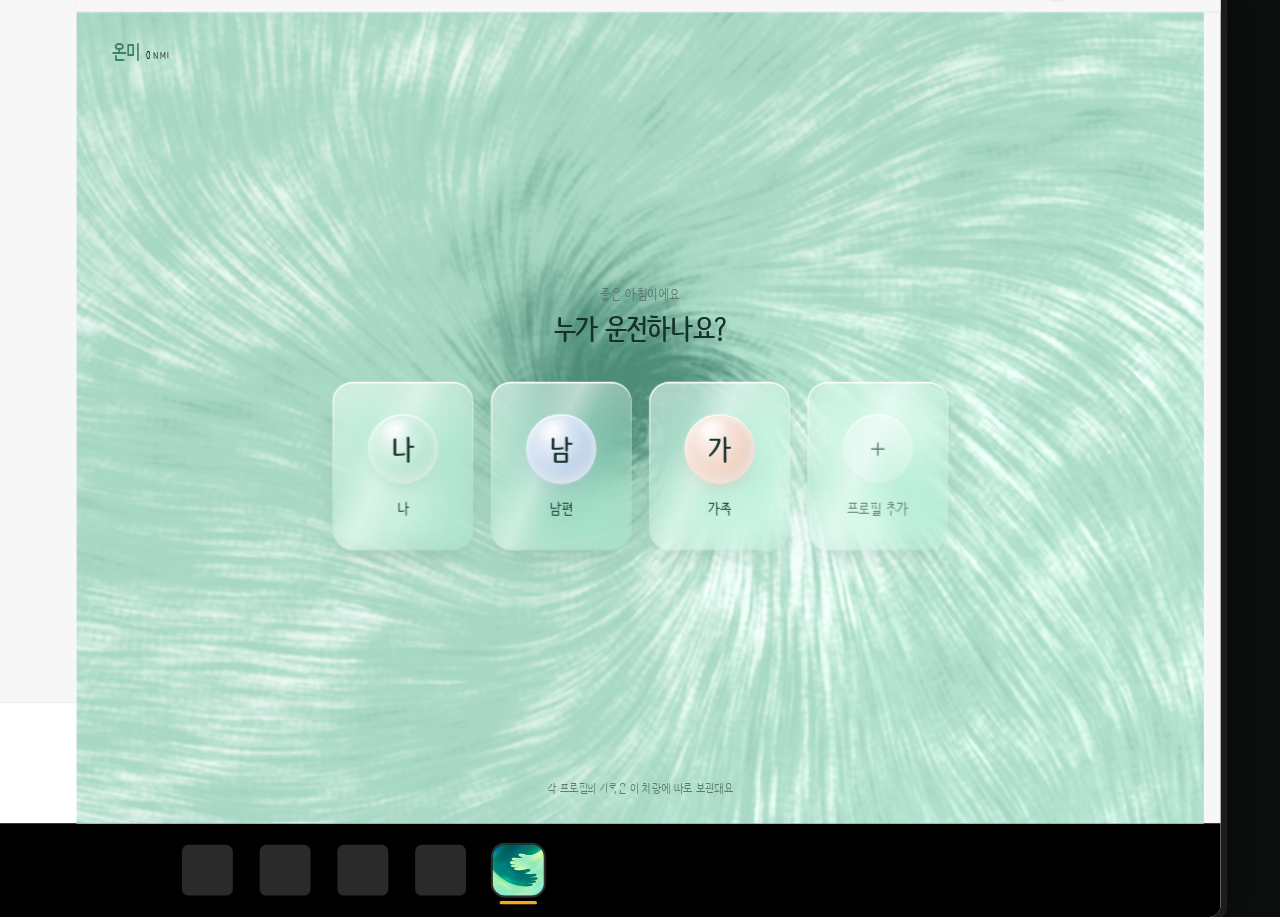
<file: design/profile-preview.html>
<!doctype html>
<html lang="ko">
<head>
<meta charset="utf-8">
<title>온미 · 미리보기</title>
<style>
  @font-face { font-family:'NanumBarunpen'; src:url('fonts/NanumBarunpenR.woff') format('woff'); font-weight:100 500; font-display:block; }
  @font-face { font-family:'NanumBarunpen'; src:url('fonts/NanumBarunpenB.woff') format('woff'); font-weight:600 900; font-display:block; }
  #frame, #frame * { font-family:'NanumBarunpen', 'Apple SD Gothic Neo', sans-serif; }
  :root { --ink:#16302A; --sub:#5B7A6E; --brand:#3F8069; --pale:#EEF7F3; }
  html, body { margin:0; height:100%; background:#0b0f0e; font-family:"Noto Sans KR","Apple SD Gothic Neo",system-ui,sans-serif; }
  body { display:flex; align-items:center; justify-content:center; overflow:hidden; }
  
  #display { width:2560px; height:1440px; position:relative; flex:none; transform-origin:center; background:#f7f7f7; overflow:hidden; border-radius:18px;
             box-shadow:0 0 0 10px #1a1d1c, 0 30px 80px rgba(0,0,0,.6); }
  #gl { display:none; }
  #frame:has(#ui:not(.hidden)) #gl { display:block; }
  #frame { background:#fff; width:1794px; height:1291px; position:absolute; left:853px; top:90px; transform:scale(.9375); transform-origin:0 0; overflow:hidden; }
  .cluster { position:absolute; left:0; top:0; width:853px; height:1300px; background:#f7f7f7; border-right:1px solid #e4e4e4; color:#222; font-family:system-ui,sans-serif; }
  .cluster .top { display:flex; justify-content:space-between; padding:28px 28px 0; font-size:30px; color:#555; }
  .cluster .prnd b { background:#333; color:#fff; padding:2px 10px; margin-right:8px; font-weight:400; }
  .cluster .car { position:absolute; left:150px; top:480px; width:540px; height:300px; border-radius:140px 160px 60px 60px;
                  background:linear-gradient(#e9e9e9,#bdbdbd); box-shadow:0 40px 40px -20px rgba(0,0,0,.25); }
  .cluster .media { position:absolute; left:0; right:0; bottom:0; height:180px; background:#fff; border-top:1px solid #e4e4e4;
                    display:flex; align-items:center; gap:24px; padding:0 22px; font-size:28px; color:#333; }
  .cluster .media i { width:104px; height:104px; background:#efefef; display:inline-block; }
  .status { position:absolute; left:853px; right:0; top:0; height:89px; background:#f7f7f7; border-bottom:1px solid #ddd; font-family:system-ui,sans-serif;
            display:flex; align-items:center; justify-content:flex-end; gap:40px; padding:0 20px; font-size:30px; color:#222; }
  .status .me { width:56px; height:56px; border-radius:50%; border:1px solid #ddd; display:flex; align-items:center; justify-content:center; color:#a03ab8; font-size:26px; }
  .dock { position:absolute; left:0; right:0; bottom:0; height:140px; background:#000; display:flex; align-items:center; justify-content:center; gap:40px; }
  .dock i { width:76px; height:76px; border-radius:10px; background:#2a2a2a; display:inline-block; }
  .dock i.on { background:url('onme-icon.png') center/cover; border-radius:18px; box-shadow:0 0 0 3px rgba(255,255,255,.18); }
  .dock i.on::after { content:''; display:block; width:56px; height:5px; border-radius:3px; background:#f5a623; margin:84px auto 0; }
  canvas { position:absolute; left:0; top:0; height:100%; image-rendering:auto; }
  .ui { position:absolute; inset:0; padding:44px 56px; box-sizing:border-box; }
  .mark { position:absolute; top:44px; left:56px; display:flex; align-items:baseline; gap:10px; }
  .mark b { font-size:30px; color:var(--brand); letter-spacing:-0.5px; }
  .mark span { font-size:14px; color:var(--sub); letter-spacing:3px; }
  .center { position:absolute; inset:0; display:flex; flex-direction:column; align-items:center; justify-content:center; }
  .greet { font-size:22px; color:var(--sub); }
  h1 { margin:10px 0 56px; font-size:46px; font-weight:600; letter-spacing:-1px; color:var(--ink); }
  .row { display:flex; gap:28px; }
  .card { width:224px; height:268px; border-radius:32px; display:flex; flex-direction:column; align-items:center; justify-content:center;
          position:relative; cursor:pointer; user-select:none;
          
          backdrop-filter:blur(26px) saturate(150%); -webkit-backdrop-filter:blur(26px) saturate(150%);
          background:linear-gradient(150deg, rgba(255,255,255,.58) 0%, rgba(255,255,255,.26) 55%, rgba(255,255,255,.16) 100%);
          box-shadow:inset 0 2px 1px rgba(255,255,255,.9), inset 0 -18px 36px rgba(157,213,189,.18), 0 24px 48px -16px rgba(22,48,42,.16);
          overflow:hidden; transition:transform 160ms cubic-bezier(.23,1,.32,1); }
  
  .card::after { content:""; position:absolute; inset:-40% -60%; pointer-events:none;
          background:linear-gradient(115deg, transparent 38%, rgba(255,255,255,.38) 46%, rgba(255,255,255,.08) 52%, transparent 60%); }
  .card.quiet { background:linear-gradient(150deg, rgba(255,255,255,.34), rgba(255,255,255,.12)); }
  .card > * { position:relative; z-index:1; }
  
  .card::before, .bead::after, .plus::after { content:""; position:absolute; inset:0; border-radius:inherit; padding:1.5px; pointer-events:none;
          background:linear-gradient(rgba(255,255,255,.95), rgba(255,255,255,.15), rgba(63,128,105,.12));
          -webkit-mask:linear-gradient(#000 0 0) content-box, linear-gradient(#000 0 0); -webkit-mask-composite:xor; mask-composite:exclude; }
  .card:active { transform:scale(.97); }
  .card:active::before { background:var(--brand); padding:2px; }
  .label { margin-top:24px; font-size:24px; font-weight:500; color:var(--ink); }
  .quiet .label { color:var(--sub); }
  .bead, .plus { width:112px; height:112px; border-radius:50%; position:relative; display:flex; align-items:center; justify-content:center; }
  .bead { font-size:46px; font-weight:600; color:var(--ink);
          box-shadow:inset 0 -10px 22px rgba(255,255,255,.55), inset 0 6px 14px rgba(255,255,255,.35), 0 14px 26px -10px var(--shadow); }
  
  .bead::before { content:""; position:absolute; left:18px; top:10px; width:54px; height:34px; border-radius:50%; transform:rotate(-24deg);
          background:radial-gradient(ellipse at 50% 40%, rgba(255,255,255,.95), rgba(255,255,255,0) 70%); }
  .bead b { position:relative; font-weight:600; }
  .plus { background:linear-gradient(rgba(255,255,255,.37), rgba(255,255,255,.2)); font-size:48px; font-weight:300; color:var(--sub); }
  .note { position:absolute; bottom:44px; left:0; right:0; text-align:center; font-size:19px; color:var(--sub); }
  .loading { position:absolute; inset:0; display:flex; flex-direction:column; align-items:center; justify-content:center; transition:opacity 240ms; }
  .loading b { font-size:88px; color:var(--brand); letter-spacing:-1px; animation:in 400ms cubic-bezier(.23,1,.32,1) both; }
  .loading span { font-size:22px; letter-spacing:10px; color:var(--sub); animation:in 400ms cubic-bezier(.23,1,.32,1) both; }
  .loading i { margin-top:56px; width:120px; height:3px; border-radius:2px; background:rgba(157,213,189,.3); overflow:hidden; position:relative; }
  .loading i::after { content:""; position:absolute; inset:0; width:40%; background:var(--brand); border-radius:2px; animation:bar 1s infinite cubic-bezier(.45,0,.55,1); }
  @keyframes in { from { opacity:0; transform:scale(.95); } }
  @keyframes bar { from { transform:translateX(-100%); } to { transform:translateX(250%); } }
  .compact .row { gap:16px; } .compact .card { width:160px; height:210px; } .compact .bead, .compact .plus { width:84px; height:84px; }
  .compact .bead { font-size:36px; } .compact .bead::before { left:13px; top:8px; width:40px; height:26px; } .compact h1 { font-size:40px; } .compact .label { font-size:20px; margin-top:16px; }
  .instant * { transition:none !important; animation:none !important; }
  .hidden { opacity:0; pointer-events:none; }
  .tools { position:fixed; bottom:10px; left:50%; transform:translateX(-50%); font:13px system-ui; color:#9ab; }
  .tools button { font:inherit; background:#1b2e27; color:#eef7f3; border:0; border-radius:99px; padding:6px 12px; margin-left:6px; cursor:pointer; }
</style>
<link rel="stylesheet" href="app.css">
</head>
<body>
<script src="icons.js" defer></script>
<script src="app.js" defer></script>
<div class="tools">
  <button id="drive">정차 중 (물결 움직임)</button>
  <button id="zoom">보기: 앱 크게</button>
  <button id="win">창: 넓게</button>
  <button id="voice">음성 안내 켜짐</button>
  <button id="replay">로딩 다시 보기</button>
</div>
<div id="display">
<div class="cluster">
  <div class="top"><span>500 km</span><span>0 km/h</span><span class="prnd"><b>P</b>R N D</span></div>
  <div class="car"></div>
  <div class="media"><i></i>재생 중인 항목 없음</div>
</div>
<div class="status"><span class="me">운</span><span>12:00 오전</span></div>
<div class="dock"><i></i><i></i><i></i><i></i><i class="on"></i></div>
<div id="frame">
  <canvas id="gl"></canvas>
  <div class="loading" id="loading"><b>온미</b><span>ONME</span><i></i></div>
  <div class="ui hidden" id="ui">
    <div class="mark"><b>온미</b><span>ONME</span></div>
    <div class="center">
      <div class="greet" id="greet"></div>
      <h1>누가 운전하나요?</h1>
      <div class="row">
        <div class="card"><div class="bead" style="--c:#BFE8D6"><b>나</b></div><div class="label">나</div></div>
        <div class="card"><div class="bead" style="--c:#C9D9F0"><b>남</b></div><div class="label">남편</div></div>
        <div class="card"><div class="bead" style="--c:#F5D6C8"><b>가</b></div><div class="label">가족</div></div>
        <div class="card quiet" id="add"><div class="plus"><svg width="34" height="34" viewBox="0 0 24 24" fill="none" stroke="currentColor" stroke-width="1.6" stroke-linecap="round"><path d="M5 12h14"/><path d="M12 5v14"/></svg></div><div class="label">프로필 추가</div></div>
      </div>
    </div>
    <div class="note" id="note">각 프로필의 기록은 이 차량에 따로 보관돼요</div>
  </div>
  <div class="home hidden" id="home"></div>
</div>
</div>
<script>
addEventListener("DOMContentLoaded", () => {
document.querySelectorAll('.bead').forEach(b => {
  const c = b.style.getPropertyValue('--c').trim();
  const [r, g, bl] = [1, 3, 5].map(i => parseInt(c.substr(i, 2), 16));
  const light = [r, g, bl].map(v => Math.round(v + (255 - v) * .75)), rim = [r * .86, g * .88, bl * .88].map(Math.round);
  b.style.background = `radial-gradient(circle at 36% 30%, rgb(${light}) 0%, rgba(${r},${g},${bl},.92) 50%, rgb(${rim}) 100%)`;
  b.style.setProperty('--shadow', `rgba(${rim},.55)`);
});
if (location.hash.startsWith('#home')) document.body.classList.add('instant');
const h = new Date().getHours();
document.getElementById('greet').textContent = h >= 5 && h <= 10 ? '좋은 아침이에요' : h <= 16 && h >= 11 ? '좋은 오후예요' : h >= 17 && h <= 21 ? '좋은 저녁이에요' : '편안한 밤이에요';
document.getElementById('add').onclick = () => document.getElementById('note').textContent = '프로필은 휴대폰 앱에서 추가할 수 있어요 (준비 중)';
const show = (on, off) => { document.getElementById(on).classList.remove('hidden'); document.getElementById(off).classList.add('hidden'); };
document.querySelectorAll('.card:not(#add)').forEach((card, i) => card.onclick = () => { App.open(i); show('home', 'ui'); });
window.onmeSwitch = () => { show('ui', 'home'); night = 0; };

function showLoading() {
  document.getElementById('home').classList.add('hidden'); night = 0;
  const l = document.getElementById('loading'), ui = document.getElementById('ui');
  l.classList.remove('hidden'); ui.classList.add('hidden');
  l.replaceWith(l.cloneNode(true));
  setTimeout(() => { document.getElementById('loading').classList.add('hidden'); ui.classList.remove('hidden'); if (location.hash.startsWith('#home')) {
    const steps = location.hash.split('/').slice(1).map(x => x.split(':')), who = steps.find(([a]) => a === 'p');
    document.querySelectorAll('.card')[who ? +who[1] : 0].click(); 
    steps.forEach(([a, v]) => a === 'p' ? 0 : a === 'drive' || a === 'win' ? document.getElementById(a).click() : App.act(a, v)); } }, location.hash.startsWith('#home') ? 0 : 500);
}
document.getElementById('replay').onclick = showLoading;
let voice = true;
document.getElementById('voice').onclick = e => { voice = !voice; App.setVoice(voice); e.target.textContent = voice ? '음성 안내 켜짐' : '음성 안내 꺼짐'; };
document.getElementById('win').onclick = e => {
  narrow = !narrow; e.target.textContent = narrow ? '창: 한 칸' : '창: 넓게';
  document.getElementById('frame').style.width = narrow ? '897px' : '1794px';
  document.getElementById('frame').classList.toggle('compact', narrow);
  sizeCanvas(narrow ? 841 : 1682, narrow ? 897 : 1794); App.setCompact(narrow); fit();
};

let moving = true;
document.getElementById('drive').onclick = () => App.setDriving(moving);
window.onmeMotion = m => { moving = m; document.getElementById('drive').textContent = m ? '정차 중 (물결 움직임)' : '주행 중 (정지 화면)'; };

let zoomApp = true, narrow = false;
const fit = () => {
  const r = zoomApp ? { x: 853, y: 90, w: narrow ? 841 : 1682, h: 1210 } : { x: 0, y: 0, w: 2560, h: 1440 };
  const vw = innerWidth, vh = innerHeight - 64, s = Math.min(vw / r.w, vh / r.h) * .97, d = document.getElementById('display');
  Object.assign(d.style, { position: 'absolute', transformOrigin: '0 0', transform: `scale(${s})`, left: `${(vw - r.w * s) / 2 - r.x * s}px`, top: `${(vh - r.h * s) / 2 - r.y * s}px` });
};
document.getElementById('zoom').onclick = e => { zoomApp = !zoomApp; e.target.textContent = zoomApp ? '보기: 앱 크게' : '보기: 차량 전체'; fit(); };
addEventListener('resize', fit); fit();
const cv = document.getElementById('gl'), gl = cv.getContext('webgl');
const sizeCanvas = (w, css) => { cv.width = w / 2; cv.height = 605; cv.style.width = css + 'px'; };
sizeCanvas(1682, 1794);
const fs = `precision highp float;
uniform float night;
uniform vec2 res;
uniform float t;
uniform float wash;
float hash(vec2 p) { return fract(sin(dot(p, vec2(127.1, 311.7))) * 43758.5453); }
vec2 hash2(vec2 p) { return fract(sin(vec2(dot(p, vec2(127.1, 311.7)), dot(p, vec2(269.5, 183.3)))) * 43758.5453); }
float noise(vec2 p) {
    vec2 i = floor(p); vec2 f = fract(p); vec2 u = f * f * (3.0 - 2.0 * f);
    return mix(mix(hash(i), hash(i + vec2(1.0, 0.0)), u.x), mix(hash(i + vec2(0.0, 1.0)), hash(i + vec2(1.0, 1.0)), u.x), u.y);
}
float fbm(vec2 p) { return 0.55 * noise(p) + 0.3 * noise(p * 2.07 + 5.3) + 0.15 * noise(p * 4.13 + 1.7); }
float lift(vec2 p, float tt) {
    vec2 c = vec2(res.x / res.y * 0.5, 0.5);
    float r = length(p - c);
    return fbm(p * 3.2 + vec2(tt, -tt * 0.7)) * 0.9 - 0.85 * exp(-r * r / 0.035) + 0.25 * smoothstep(0.1, 0.45, r);
}
void main() {
    vec2 frag = vec2(gl_FragCoord.x, res.y - gl_FragCoord.y);
    vec2 p = frag / res.y;
    vec2 c = vec2(res.x / res.y * 0.5, 0.5);
    vec2 v = p - c;
    float r = length(v);
    float tt = t * 0.035;
    float sw = 0.55 + (fbm(p * 2.2 + tt) - 0.5) * 1.6 + 0.08 * sin(t * 0.6 + r * 9.0);
    vec2 rad = v / max(r, 0.001);
    vec2 dir = vec2(rad.x * cos(sw) - rad.y * sin(sw), rad.x * sin(sw) + rad.y * cos(sw));
    float h = lift(p, tt);
    float e = 0.004;
    float hx = lift(p + vec2(e, 0.0), tt) - h;
    float hy = lift(p + vec2(0.0, e), tt) - h;
    vec3 n = normalize(vec3(-hx / e * 0.075, -hy / e * 0.075, 1.0));
    vec3 L = normalize(vec3(-0.35, -0.6, 0.72));
    float diff = clamp(dot(n, L), 0.0, 1.0);
    vec2 q = p * 230.0;
    float s = 0.0;
    for (int k = -6; k <= 6; k++) { s += noise(q + dir * float(k) * 1.1); }
    s /= 13.0;
    vec2 q2 = p * 120.0 + 31.0;
    float s2 = 0.0;
    for (int k = -4; k <= 4; k++) { s2 += noise(q2 + dir * float(k) * 1.3); }
    s2 /= 9.0;
    float hair = smoothstep(0.32, 0.68, s) * 0.55 + smoothstep(0.3, 0.7, s2) * 0.45;
    vec3 T = normalize(vec3(dir, 0.6));
    vec3 H = normalize(L + vec3(0.0, 0.0, 1.0));
    float th = dot(T, H);
    float sheen = pow(sqrt(max(0.0, 1.0 - th * th)), 24.0);
    float dimple = exp(-r * r / 0.02);
    float lum = (0.38 + 0.75 * diff) * (0.80 + 0.30 * hair * (0.6 + 0.6 * diff)) - 0.45 * dimple;
    vec3 shadow = vec3(0.30, 0.55, 0.47);
    vec3 mid = vec3(0.66, 0.85, 0.77);
    vec3 light = vec3(0.93, 0.98, 0.96);
    vec3 col = mix(shadow, mid, smoothstep(0.35, 0.8, lum));
    col = mix(col, light, smoothstep(0.8, 1.15, lum));
    col += sheen * 0.10 * hair;
    col = mix(col, vec3(1.0, 1.0, 1.0), wash);
    gl_FragColor = vec4(col, 1.0);
}
`;
const sh = (type, src) => { const s = gl.createShader(type); gl.shaderSource(s, src); gl.compileShader(s);
  if (!gl.getShaderParameter(s, gl.COMPILE_STATUS)) console.error(gl.getShaderInfoLog(s)); return s; };
const pr = gl.createProgram();
gl.attachShader(pr, sh(gl.VERTEX_SHADER, 'attribute vec2 a; void main(){ gl_Position = vec4(a,0.0,1.0); }'));
gl.attachShader(pr, sh(gl.FRAGMENT_SHADER, fs));
gl.linkProgram(pr); gl.useProgram(pr);
gl.bindBuffer(gl.ARRAY_BUFFER, gl.createBuffer());
gl.bufferData(gl.ARRAY_BUFFER, new Float32Array([-1,-1, 1,-1, -1,1, 1,1]), gl.STATIC_DRAW);
const loc = gl.getAttribLocation(pr, 'a'); gl.enableVertexAttribArray(loc); gl.vertexAttribPointer(loc, 2, gl.FLOAT, false, 0, 0);
const uWash = gl.getUniformLocation(pr, 'wash'), uRes = gl.getUniformLocation(pr, 'res'), uT = gl.getUniformLocation(pr, 't'), uN = gl.getUniformLocation(pr, 'night');
let night = 0, nightNow = 0;
let t = 12, last = performance.now();
let lastDraw = 0;
(function frame(now) {
  if (moving) t += (now - last) / 1000; last = now;
  if (now - lastDraw < 32) return requestAnimationFrame(frame);
  lastDraw = now;
  gl.viewport(0, 0, cv.width, cv.height); gl.uniform2f(uRes, cv.width, cv.height); gl.uniform1f(uT, t); gl.uniform1f(uWash, 0.0);
  nightNow += (night - nightNow) * .06; gl.uniform1f(uN, nightNow);
  gl.drawArrays(gl.TRIANGLE_STRIP, 0, 4);
  requestAnimationFrame(frame);
})(last);
showLoading();
});
</script>
</body>
</html>
</file>
<file: design/app.css>
.home { --bg:#0D1715; --card:#FFFFFF; --brand:#3F8069; --point:#9DD5BD; --mint:#7FC0A5; --text:#16302A; --subt:#5B7A6E; --sos:#D2646B;
        --glass:linear-gradient(rgba(255,255,255,.72), rgba(255,255,255,.52)); --edge:inset 0 2px 1px rgba(255,255,255,.95), inset 0 0 0 1.5px rgba(255,255,255,.6), 0 18px 40px -24px rgba(22,48,42,.25);
        --ease:cubic-bezier(.23,1,.32,1);
        position:absolute; inset:0; color:var(--text); transition:opacity 500ms var(--ease) 200ms; }
.home h1, .home h2, .home h3 { color:var(--text); }
.home *, .home *::before, .home *::after { box-sizing:border-box; }
.g { background:var(--glass); backdrop-filter:blur(22px) saturate(130%); -webkit-backdrop-filter:blur(22px) saturate(130%); box-shadow:var(--edge); }
.tap { cursor:pointer; user-select:none; transition:transform 150ms var(--ease), background 150ms, color 150ms; }
.tap:active { transform:scale(.97); }
.sub { color:var(--subt); }

.rail { position:absolute; left:32px; top:32px; bottom:32px; width:136px; border-radius:44px; display:flex; flex-direction:column; align-items:center; padding:16px 0; gap:6px; z-index:2; }
.rb { width:112px; height:104px; border-radius:30px; display:flex; flex-direction:column; align-items:center; justify-content:center; gap:8px; font-size:19px; font-weight:500; color:var(--subt); }
.rb svg { color:var(--brand); }
.rb.on { background:rgba(157,213,189,.14); color:var(--text); } .rb.on svg { color:var(--brand); }
.rb.me { color:var(--text); height:112px; }
.rb.me i { width:56px; height:56px; border-radius:50%; display:flex; align-items:center; justify-content:center; font-style:normal; font-weight:700; font-size:22px; color:var(--bg); }
.rail hr { width:56px; border:0; border-top:1px solid rgba(22,48,42,.08); margin:4px 0 8px; }
.rb.sos { margin-top:auto; height:112px; color:var(--text); background:linear-gradient(160deg, rgba(210,100,107,.42), rgba(210,100,107,.18)); box-shadow:inset 0 0 0 1.5px rgba(210,100,107,.6); }
.rb.sos .dot { width:16px; height:16px; border-radius:50%; background:var(--sos); box-shadow:0 0 0 7px rgba(210,100,107,.2); }
.rb.sos.on { background:rgba(210,100,107,.5); }

#view { position:absolute; left:216px; right:56px; top:44px; bottom:44px; display:flex; flex-direction:column; }
.head { display:flex; align-items:center; gap:20px; height:72px; margin-bottom:28px; flex:none; }
.head h2 { margin:0; font-size:34px; font-weight:600; letter-spacing:-.5px; }
.head .right { margin-left:auto; display:flex; gap:12px; align-items:center; }
.back { width:72px; height:72px; border-radius:50%; display:flex; align-items:center; justify-content:center; flex:none; }
.home .mark { position:static; display:flex; align-items:baseline; gap:10px; } .mark b { font-size:30px; color:var(--brand); } .mark span { font-size:14px; letter-spacing:3px; color:var(--subt); }

.btn { height:84px; border-radius:99px; padding:0 40px; display:inline-flex; align-items:center; justify-content:center; gap:16px; font-size:23px; font-weight:600; white-space:nowrap; }
.btn.p { background:var(--point); color:var(--bg); }
.btn.p .chev { width:52px; height:52px; border-radius:50%; background:rgba(13,23,21,.12); display:flex; align-items:center; justify-content:center; margin-right:-26px; }
.btn.q { background:rgba(22,48,42,.08); color:var(--text); box-shadow:inset 0 0 0 1px rgba(22,48,42,.08); font-weight:500; }
.btn.danger { background:rgba(210,100,107,.22); color:var(--text); box-shadow:inset 0 0 0 1.5px rgba(210,100,107,.55); }
.btns { display:flex; gap:16px; } .btns .btn { flex:1; }
.link { font-size:20px; color:var(--subt); padding:16px 24px; border-radius:99px; }

.seg { display:inline-flex; padding:6px; border-radius:99px; gap:4px; }
.seg > div { height:64px; padding:0 30px; border-radius:99px; display:flex; align-items:center; font-size:21px; font-weight:500; color:var(--subt); }
.seg > div.on { background:var(--point); color:var(--bg); font-weight:600; }

.hero { margin-top:72px; } .hero p { margin:0 0 12px; font-size:22px; color:var(--subt); }
.hero h1 { margin:0; font-size:64px; font-weight:600; letter-spacing:-1.8px; }
.date { position:absolute; right:0; top:14px; font-size:22px; color:var(--subt); }
.pond { flex:1; display:flex; flex-direction:column; justify-content:space-evenly; }
.lake { position:relative; width:100%; display:flex; justify-content:space-between; padding:0 8px; }
.lake::before { content:""; position:absolute; left:-40px; right:-40px; top:200px; height:1px;
       background:linear-gradient(90deg, transparent, rgba(163,199,176,.32) 12%, rgba(163,199,176,.32) 88%, transparent); }
.drop { width:200px; position:relative; display:flex; flex-direction:column; align-items:center; gap:52px; animation:float 900ms var(--ease) both; animation-delay:calc(250ms + var(--i) * 60ms); }
.drop span { font-size:24px; font-weight:500; position:relative; }
.orb { width:184px; height:184px; border-radius:50%; position:relative; display:flex; align-items:center; justify-content:center; color:#DDEFE6;
       background:radial-gradient(circle at 36% 28%, rgba(22,48,42,.34), rgba(163,199,176,.16) 42%, rgba(157,213,189,.05) 78%);
       backdrop-filter:blur(14px) saturate(140%); -webkit-backdrop-filter:blur(14px) saturate(140%);
       box-shadow:inset 0 -16px 30px rgba(157,213,189,.24), inset 0 2px 1px rgba(22,48,42,.55), inset 0 0 0 1px rgba(22,48,42,.08);
       transition:transform 160ms var(--ease), background 200ms, color 200ms; }
.orb::before { content:""; position:absolute; left:32px; top:18px; width:80px; height:46px; border-radius:50%; transform:rotate(-24deg);
       background:radial-gradient(ellipse at 50% 40%, rgba(22,48,42,.6), transparent 70%); pointer-events:none; }
.drop:active .orb, .drop.ring .orb, .orb.lit { background:radial-gradient(circle at 36% 28%, #EEF7F3, var(--point) 55%, var(--brand)); color:var(--bg); }
.drop:active .orb { transform:scale(.95); }
.drop::after { content:""; position:absolute; top:186px; left:50%; width:184px; height:28px; margin-left:-92px; border-radius:50%;
       border:1.5px solid var(--point); opacity:0; pointer-events:none; }
.drop.ring::after { animation:wave 700ms var(--ease); }
@keyframes wave { from { opacity:.9; transform:scale(.5); } to { opacity:0; transform:scale(1.9); } }
@keyframes float { from { opacity:0; transform:translateY(40px); } }
.slot { height:120px; border-radius:60px; display:flex; align-items:center; gap:24px; padding:0 18px 0 44px; font-size:22px; flex:none; }
.slot b { font-weight:600; } .slot p { margin:0; flex:1; }
.slot.plain { background:none; box-shadow:none; backdrop-filter:none; -webkit-backdrop-filter:none; padding-left:4px; color:var(--subt); font-size:20px; }

.mini { display:flex; align-items:center; gap:14px; font-size:24px; font-weight:500; }
.mini .orb { width:64px; height:64px; } .mini .orb::before { left:10px; top:6px; width:28px; height:16px; }
.res { flex:1; display:flex; gap:20px; min-height:0; }
.hero-card { flex:1.7; border-radius:40px; padding:48px; display:flex; flex-direction:column; position:relative; overflow:hidden; }
.hero-card .care { width:120px; height:120px; border-radius:50%; display:flex; align-items:center; justify-content:center; color:var(--bg);
                   background:radial-gradient(circle at 36% 28%, #EEF7F3, var(--point) 55%, var(--brand)); box-shadow:0 24px 40px -20px rgba(157,213,189,.5); }
.hero-card .eyebrow { margin:36px 0 12px; font-size:21px; color:var(--brand); font-weight:500; }
.hero-card h3 { margin:0; font-size:46px; line-height:1.3; font-weight:600; letter-spacing:-1px; max-width:15em; }
.hero-card .notice { margin:18px 0 0; font-size:21px; line-height:1.55; color:var(--subt); max-width:30em; }
.hero-card .btn { margin-top:auto; align-self:flex-start; min-width:300px; }
.alts { flex:1; display:flex; flex-direction:column; gap:16px; }
.alts > p { margin:8px 0 4px 8px; font-size:20px; color:var(--subt); }
.alt { flex:1; max-height:220px; border-radius:32px; padding:0 32px; display:flex; align-items:center; gap:22px; font-size:25px; font-weight:500; }
.alt .ic { width:72px; height:72px; border-radius:50%; background:rgba(157,213,189,.12); color:var(--brand); display:flex; align-items:center; justify-content:center; flex:none; }
.alt .chev { margin-left:auto; color:var(--subt); }
.general { border-radius:40px; padding:48px; } .general h3 { margin:0 0 32px; font-size:38px; font-weight:600; }

.panel { border-radius:40px; padding:48px; }
.confirm { max-width:1100px; display:flex; flex-direction:column; gap:28px; }
.confirm h3 { margin:0; font-size:42px; font-weight:600; letter-spacing:-.8px; display:flex; align-items:center; gap:24px; }
.confirm h3 .care { width:88px; height:88px; border-radius:50%; display:flex; align-items:center; justify-content:center; color:var(--bg); background:radial-gradient(circle at 36% 28%, #EEF7F3, var(--point) 55%, var(--brand)); flex:none; }
.items { display:flex; flex-direction:column; gap:4px; }
.item { display:flex; align-items:center; gap:18px; font-size:24px; padding:14px 0; border-bottom:1px solid rgba(22,48,42,.06); }
.item:last-child { border:0; } .item::before { content:""; width:10px; height:10px; border-radius:50%; background:var(--point); flex:none; }
.done { display:flex; align-items:center; gap:14px; font-size:24px; color:var(--brand); font-weight:600; }
.rows { display:flex; flex-direction:column; gap:14px; }
.rowi { height:104px; border-radius:30px; padding:0 14px 0 32px; display:flex; align-items:center; gap:20px; font-size:24px; font-weight:500; background:rgba(22,48,42,.05); box-shadow:inset 0 0 0 1px rgba(22,48,42,.06); }
.rowi .btn { margin-left:auto; height:76px; font-size:21px; }

.breath { flex:1; display:flex; flex-direction:column; align-items:center; justify-content:center; gap:36px; }
.lung { width:420px; height:420px; border-radius:50%; isolation:isolate; display:flex; flex-direction:column; align-items:center; justify-content:center; position:relative; }
.lung::before { content:""; position:absolute; inset:0; border-radius:50%; z-index:-1;
       background:radial-gradient(circle at 38% 30%, rgba(22,48,42,.35), rgba(157,213,189,.22) 45%, rgba(163,199,176,.06) 75%);
       box-shadow:inset 0 2px 1px rgba(22,48,42,.4), 0 0 120px rgba(157,213,189,.18); animation:breathe 10s cubic-bezier(.45,0,.55,1) infinite; }
@keyframes breathe { 0% { transform:scale(.62); } 40% { transform:scale(1); } 100% { transform:scale(.62); } }  .lung b { font-size:72px; font-weight:600; font-variant-numeric:tabular-nums; } .lung span { font-size:28px; color:var(--brand); margin-top:6px; }
.breath .guide { font-size:22px; color:var(--subt); margin:0; }

.fb { flex:1; display:flex; flex-direction:column; align-items:center; justify-content:center; gap:56px; }
.fb h1 { margin:0; font-size:52px; font-weight:600; letter-spacing:-1px; }
.rate { display:flex; gap:64px; }

.sosbar { display:flex; gap:16px; margin-bottom:24px; flex:none; }
.sosbar .btn { flex:1; height:104px; font-size:28px; }
.sosbar .btn.on { background:var(--sos); color:var(--text); }
.place { border-radius:32px; padding:24px 20px 24px 36px; display:flex; flex-direction:column; gap:8px; margin-bottom:14px; }
.place .top { display:flex; align-items:center; gap:24px; }
.place .nm { font-size:27px; font-weight:600; } .place .meta { font-size:20px; color:var(--subt); margin-top:6px; }
.place .top .btn { margin-left:auto; }
.place .more { font-size:19px; color:var(--brand); align-self:flex-start; padding:10px 0; }
.place .det { font-size:19px; color:var(--subt); line-height:1.7; }
.bar-load { height:6px; border-radius:3px; background:rgba(157,213,189,.15); overflow:hidden; position:relative; margin:40px 0; }
.bar-load::after { content:""; position:absolute; inset:0; width:30%; background:var(--point); border-radius:3px; animation:load 900ms infinite cubic-bezier(.45,0,.55,1); }
@keyframes load { from { transform:translateX(-100%); } to { transform:translateX(340%); } }
.empty { font-size:24px; color:var(--subt); margin-top:24px; }

.cal { flex:1; display:flex; gap:20px; min-height:0; }
.month { flex:1.7; border-radius:40px; padding:28px 32px 24px; display:flex; flex-direction:column; min-height:0; }
.month .mh { display:flex; align-items:center; gap:14px; margin-bottom:14px; } .month .mh b { font-size:32px; font-weight:600; flex:1; text-align:center; }
.month .mh .back { width:72px; height:72px; background:rgba(22,48,42,.07); }
.month .today-btn { height:64px; padding:0 28px; font-size:20px; }
.grid { flex:1; display:grid; grid-template-columns:repeat(7,1fr); grid-template-rows:auto; grid-auto-rows:1fr; gap:8px; min-height:0; }
.grid .wd { font-size:20px; color:var(--subt); text-align:center; padding-bottom:4px; }
.day { border-radius:20px; display:flex; flex-direction:column; align-items:center; justify-content:center; position:relative; }
.day b { font-size:26px; font-weight:500; } .day small { font-size:15px; font-weight:600; margin-top:2px; }
.day.p1 { background:var(--point); color:var(--bg); } .day.p1 b { font-weight:700; }
.day.pred { background:rgba(157,213,189,.26); }
.day.p5 { background:rgba(163,199,176,.12); }
.day.rng { box-shadow:inset 0 0 0 2.5px rgba(157,213,189,.8); }
.day.today { box-shadow:inset 0 0 0 3px var(--text); } .day.today.rng { box-shadow:inset 0 0 0 3px var(--text); }
.day.today b { font-weight:700; }
.month .legend { display:flex; flex-direction:row; flex-wrap:wrap; gap:28px; margin-top:18px; font-size:20px; }
.lg { display:inline-block; width:30px; height:30px; border-radius:10px; vertical-align:middle; margin-right:10px; }
.lg.p1 { background:var(--point); } .lg.pred { background:rgba(157,213,189,.26); } .lg.p5 { background:rgba(163,199,176,.12); box-shadow:inset 0 0 0 1px rgba(22,48,42,.08); } .lg.rng { box-shadow:inset 0 0 0 2.5px rgba(157,213,189,.8); }
.info { flex:1; display:flex; flex-direction:column; gap:16px; min-height:0; overflow:auto; }
.stat { border-radius:32px; padding:26px 30px; display:flex; flex-direction:column; gap:6px; }
.stat span { font-size:20px; color:var(--subt); } .stat b { font-size:42px; font-weight:600; letter-spacing:-.8px; } .stat em { font-style:normal; font-size:20px; color:var(--brand); }
.stat.on { background:rgba(157,213,189,.16); box-shadow:inset 0 0 0 1.5px rgba(157,213,189,.55); } .stat.on b { color:var(--brand); }
.stat.warn b { color:#E9A9AD; }
.stat.acc b { font-size:30px; }
.steps3 { display:flex; gap:8px; margin-top:6px; } .steps3 i { flex:1; height:10px; border-radius:5px; background:rgba(22,48,42,.12); } .steps3 i.f { background:var(--point); }
.fine { font-size:16px; line-height:1.6; color:var(--subt); margin:auto 4px 0; }

.rec { flex:1; display:flex; gap:20px; min-height:0; }
.rec .left { width:380px; border-radius:40px; padding:28px; display:flex; flex-direction:column; gap:16px; }
.pstat { border-radius:28px; padding:26px 28px; background:rgba(22,48,42,.05); display:flex; flex-direction:column; gap:6px; }
.pstat span { font-size:20px; color:var(--subt); } .pstat b { font-size:40px; font-weight:600; letter-spacing:-.5px; }
.pstat.on { background:rgba(157,213,189,.14); box-shadow:inset 0 0 0 1.5px rgba(157,213,189,.5); } .pstat.on b { color:var(--brand); }
.pbtn { flex:1; border-radius:32px; display:flex; flex-direction:column; align-items:center; justify-content:center; gap:14px; color:var(--brand);
        background:rgba(22,48,42,.07); box-shadow:inset 0 0 0 1px rgba(22,48,42,.08); }
.pbtn b { font-size:28px; font-weight:600; color:var(--text); }
.pbtn.done { background:var(--point); color:var(--bg); } .pbtn.done b { color:var(--bg); }
.rec .right { flex:1; border-radius:40px; padding:32px 32px 24px; display:flex; flex-direction:column; min-height:0; }
.rh { display:flex; align-items:baseline; gap:20px; } .rh h4 { margin:0; font-size:28px; font-weight:600; } .rh span { font-size:20px; color:var(--subt); }
.chips { flex:1; display:grid; grid-template-columns:repeat(4,1fr); grid-auto-rows:1fr; gap:12px; margin:20px 0; min-height:0; }
.chip { border-radius:26px; padding:18px 22px; display:flex; flex-direction:column; justify-content:space-between; position:relative;
        background:rgba(22,48,42,.05); box-shadow:inset 0 0 0 1px rgba(22,48,42,.07); }
.chip b { font-size:26px; font-weight:600; } .chip .lvw { position:absolute; right:22px; top:20px; font-size:20px; font-weight:600; color:var(--brand); }
.lvb { display:flex; gap:6px; } .lvb i { flex:1; height:10px; border-radius:5px; background:rgba(22,48,42,.12); } .lvb i.f { background:var(--point); }
.chip.lv1 { background:rgba(157,213,189,.10); box-shadow:inset 0 0 0 1.5px rgba(157,213,189,.45); }
.chip.lv2 { background:rgba(157,213,189,.18); box-shadow:inset 0 0 0 1.5px rgba(157,213,189,.6); }
.chip.lv3 { background:rgba(157,213,189,.28); box-shadow:inset 0 0 0 2px var(--point); }
.savebar { display:flex; align-items:center; gap:20px; } .savebar > span { flex:1; font-size:21px; color:var(--subt); white-space:nowrap; overflow:hidden; text-overflow:ellipsis; }
.savebar .btn { height:96px; min-width:260px; font-size:26px; }

.cols { flex:1; display:flex; gap:20px; min-height:0; }
.cols > .panel { flex:1; display:flex; flex-direction:column; overflow:auto; }
.panel h4 { margin:0 0 12px; font-size:24px; font-weight:600; }
.tg { min-height:84px; display:flex; align-items:center; gap:20px; font-size:22px; border-bottom:1px solid rgba(22,48,42,.06); }
.tg span { flex:1; } .tg:last-of-type { border:0; }
.sw { width:76px; height:44px; border-radius:99px; background:rgba(22,48,42,.14); position:relative; transition:background 180ms var(--ease); flex:none; }
.sw::after { content:""; position:absolute; top:5px; left:5px; width:34px; height:34px; border-radius:50%; background:var(--text); transition:transform 180ms var(--ease); }
.sw.on { background:var(--point); } .sw.on::after { transform:translateX(32px); background:var(--bg); }
.stack { display:flex; flex-direction:column; gap:14px; margin-top:8px; }
.confirmrow { border-radius:28px; padding:24px; background:rgba(210,100,107,.12); box-shadow:inset 0 0 0 1px rgba(210,100,107,.4); display:flex; flex-direction:column; gap:16px; font-size:21px; }
.steps { display:flex; gap:10px; } .steps i { width:40px; height:6px; border-radius:3px; background:rgba(22,48,42,.14); } .steps i.f { background:var(--point); }
.ob { flex:1; border-radius:40px; padding:48px; display:flex; flex-direction:column; gap:28px; overflow:auto; }
.q { font-size:24px; font-weight:600; margin-bottom:14px; }
.opts { display:flex; flex-wrap:wrap; gap:12px; }
.opt { height:72px; padding:0 30px; border-radius:99px; display:flex; align-items:center; font-size:21px; background:rgba(22,48,42,.06); box-shadow:inset 0 0 0 1px rgba(22,48,42,.07); }
.opt.on { background:var(--point); color:var(--bg); font-weight:600; }
.stepper { display:flex; align-items:center; gap:28px; font-size:30px; font-weight:600; }
.stepper .back { background:rgba(22,48,42,.08); font-size:34px; font-weight:400; }

.toast { position:absolute; left:50%; bottom:64px; transform:translate(-50%, 20px); opacity:0; height:76px; padding:0 40px; border-radius:99px; display:flex; align-items:center; gap:14px;
         font-size:22px; font-weight:500; transition:opacity 200ms, transform 300ms var(--ease); pointer-events:none; z-index:5; }
.toast.show { opacity:1; transform:translate(-50%, 0); }

.cardx { position:absolute; left:216px; right:56px; bottom:44px; height:128px; border-radius:64px; display:flex; align-items:center; gap:16px; padding:0 22px 0 48px; z-index:3;
         background:rgba(255,255,255,.88); box-shadow:inset 0 1px 0 rgba(22,48,42,.18), inset 0 0 0 1.5px rgba(157,213,189,.35), 0 30px 60px -20px rgba(0,0,0,.6);
         animation:rise 420ms var(--ease) both; }
.cardx .ct { flex:1; display:flex; flex-direction:column; gap:6px; } .cardx b { font-size:26px; font-weight:600; } .cardx span { font-size:19px; color:var(--subt); }
@keyframes rise { from { opacity:0; transform:translateY(24px); } }
.scrim { position:absolute; inset:0; background:rgba(22,48,42,.25); display:flex; align-items:center; justify-content:center; z-index:4; backdrop-filter:blur(6px); -webkit-backdrop-filter:blur(6px); }
.modal { width:900px; border-radius:44px; padding:52px; display:flex; flex-direction:column; gap:40px; background:rgba(255,255,255,.9); }
.modal h3 { margin:0; font-size:36px; font-weight:600; line-height:1.35; letter-spacing:-.5px; }
.notice-box { border-radius:26px; padding:22px 24px; background:rgba(157,213,189,.10); box-shadow:inset 0 0 0 1px rgba(157,213,189,.3); font-size:19px; line-height:1.55; display:flex; flex-direction:column; gap:14px; }
.notice-box .btn { height:64px; align-self:flex-start; font-size:19px; padding:0 28px; }
.demobar { position:absolute; left:216px; right:56px; bottom:28px; height:88px; border-radius:44px; display:flex; align-items:center; gap:18px; padding:0 14px 0 32px; z-index:2; font-size:20px; }
.demobar > b { color:var(--brand); } .demobar .seg > div { height:60px; padding:0 22px; font-size:19px; }
.demobar .btn { height:60px; font-size:19px; padding:0 24px; }
.demobar .dd { display:flex; align-items:center; gap:10px; font-weight:600; } .demobar .dd .back { width:52px; height:52px; background:rgba(22,48,42,.06); }
.demobar .cab { margin-left:auto; color:var(--subt); font-size:18px; padding-right:16px; }
.home.demo #view { bottom:136px; } .home.demo .cardx { bottom:136px; } .home.demo .rail { bottom:136px; }
.driving .park-only { display:none !important; }
@media (prefers-reduced-motion: reduce) { .cardx, .drop, .lung::before, .drop.ring::after { animation:none; } }
.driving .drop, .driving .drop.ring::after, .driving .ai * { animation:none !important; }
@media (prefers-reduced-motion: reduce) { .ai * { animation:none !important; } }

.tg small { display:block; font-size:17px; line-height:1.5; color:var(--subt); margin-top:4px; padding-right:20px; }
.tg { padding:8px 0; }
.home.compact .rail { left:16px; width:96px; border-radius:36px; }
.home.compact .rb { width:80px; height:88px; border-radius:24px; font-size:16px; gap:4px; }
.home.compact .rb svg { width:30px; height:30px; }
.home.compact .rb.me, .home.compact .rb.sos { width:80px; height:80px; }
.home.compact .rb.me i { width:44px; height:44px; font-size:18px; }
.home.compact #view, .home.compact .cardx, .home.compact .demobar { left:128px; right:32px; }
.home.compact .hero { margin-top:48px; } .home.compact .hero h1 { font-size:48px; }
.home.compact .lake { justify-content:space-evenly; }
.home.compact .lake::before { top:176px; }
.home.compact .drop .orb { width:160px; height:160px; } .home.compact .drop .orb::before { left:28px; top:16px; width:70px; height:40px; }
.home.compact .drop { width:220px; } .home.compact .drop::after { top:162px; width:160px; margin-left:-80px; }
.home.compact .res { flex-direction:column; } .home.compact .alts { flex-direction:row; flex:none; } .home.compact .alts > p { display:none; }
.home.compact .alt { height:140px; padding:0 24px; font-size:22px; } .home.compact .hero-card { padding:40px; } .home.compact .hero-card h3 { font-size:40px; }
.home.compact .cal, .home.compact .rec, .home.compact .cols { flex-direction:column; }
.home.compact .rec .left { width:auto; flex-direction:row; flex:none; height:190px; padding:20px; } .home.compact .pstat { flex:1; justify-content:center; } .home.compact .pbtn { gap:8px; } .home.compact .pbtn b { font-size:22px; }
.home.compact .chips { grid-template-columns:repeat(2,1fr); } .home.compact .rh span { display:none; }
.home.compact .rate { gap:8px; } .home.compact .fb h1 { font-size:40px; }
.home.compact .demobar { height:auto; flex-wrap:wrap; padding:14px; } .home.compact .demobar .cab { margin-left:0; width:100%; }
.home.compact.demo #view, .home.compact.demo .cardx, .home.compact.demo .rail { bottom:212px; }
.home.compact .cardx b { font-size:22px; }
.home.compact .head .btn.p { padding:0 14px 0 28px; }

.home.hascard #view { bottom:188px; } .home.hascard.demo #view { bottom:280px; } .home.compact.hascard.demo #view { bottom:356px; }
.home.hascard .slot { display:none; }
.home.compact .cal { flex-direction:column-reverse; } .home.compact .info { flex:none; flex-direction:row; flex-wrap:wrap; overflow:visible; }
.home.compact .info .stat { flex:1; padding:20px 24px; } .home.compact .info .stat b { font-size:30px; } .home.compact .info .acc, .home.compact .info .fine { display:none; }
.home.compact .info .notice-box { flex-basis:100%; }
.home.compact .month .legend { gap:16px; font-size:18px; } .home.compact .day b { font-size:22px; }
.month .legend span { display:inline-flex; align-items:center; white-space:nowrap; }
.rows3 { flex:1; display:flex; flex-direction:column; gap:16px; min-height:0; }
.pick { flex:1.7; border-radius:40px; padding:36px 40px; display:flex; align-items:center; gap:36px; box-shadow:inset 0 0 0 1.5px rgba(157,213,189,.45), var(--edge); }
.pick .care { width:128px; height:128px; border-radius:50%; display:flex; align-items:center; justify-content:center; color:var(--bg);
              background:radial-gradient(circle at 36% 28%, #EEF7F3, var(--point) 55%, var(--brand)); box-shadow:0 24px 40px -20px rgba(157,213,189,.5); }
.pk-m { flex:1; display:flex; flex-direction:column; gap:14px; min-width:0; }
.badge { align-self:flex-start; height:40px; padding:0 18px; border-radius:99px; display:flex; align-items:center; font-size:19px; font-weight:600; background:var(--point); color:var(--bg); }
.pick.safe .badge { background:#E9A9AD; } .stat.warn b { color:var(--sos) !important; }
.pk-m h3 { margin:0; font-size:42px; line-height:1.25; font-weight:600; letter-spacing:-.8px; }
.tags { display:flex; flex-wrap:wrap; gap:10px; } .tags i { font-style:normal; height:44px; padding:0 18px; border-radius:99px; display:flex; align-items:center; font-size:19px; color:var(--text); background:rgba(157,213,189,.14); box-shadow:inset 0 0 0 1px rgba(157,213,189,.3); }
.dets { display:flex; flex-wrap:wrap; gap:6px 22px; } .dets span { font-size:21px; color:var(--subt); display:flex; align-items:center; gap:10px; }
.dets span::before { content:""; width:8px; height:8px; border-radius:50%; background:var(--point); flex:none; }
.pk-r .btn { min-width:240px; height:96px; font-size:26px; }
.orow { flex:1; max-height:150px; border-radius:32px; padding:0 30px; display:flex; align-items:center; gap:22px; }
.orow .ic { width:72px; height:72px; border-radius:50%; background:rgba(157,213,189,.12); color:var(--brand); display:flex; align-items:center; justify-content:center; flex:none; }
.orow > div { flex:1; display:flex; flex-direction:column; gap:4px; } .orow b { font-size:27px; font-weight:600; } .orow > div span { font-size:20px; color:var(--subt); }
.orow em { font-style:normal; font-size:18px; color:var(--brand); } .orow .chev { color:var(--subt); }
.rows3.flat .orow { max-height:none; }
.home.compact .pick { flex-direction:column; align-items:flex-start; gap:20px; padding:32px; } .home.compact .pick .care { width:96px; height:96px; }
.home.compact .pk-m h3 { font-size:34px; } .home.compact .pk-r { align-self:stretch; } .home.compact .pk-r .btn { width:100%; }
.home.compact .orow { padding:0 22px; } .home.compact .orow b { font-size:23px; } .home.compact .orow em { display:none; }

.home .orb { color:var(--text); background:radial-gradient(circle at 36% 28%, rgba(255,255,255,.95), rgba(255,255,255,.55) 45%, rgba(157,213,189,.35) 80%, rgba(127,192,165,.45));
  box-shadow:inset 0 -14px 26px rgba(127,192,165,.35), inset 0 2px 1px #fff, inset 0 0 0 1.5px rgba(255,255,255,.7), 0 26px 36px -22px rgba(22,48,42,.35); }
.home .orb::before { background:radial-gradient(ellipse at 50% 40%, rgba(255,255,255,.95), transparent 70%); }
.drop:active .orb, .drop.ring .orb, .orb.lit, .hero-card .care, .pick .care, .confirm h3 .care { background:radial-gradient(circle at 36% 28%, #fff, var(--point) 55%, var(--mint)); color:var(--bg); }
.lung::before { background:radial-gradient(circle at 38% 30%, rgba(255,255,255,.9), rgba(157,213,189,.45) 45%, rgba(127,192,165,.12) 75%); }
.sw::after { background:#fff !important; } .sw.on::after { background:#fff !important; }
.rb.sos { color:var(--text); } .sosbar .btn.on { color:#fff; }
.cardx { box-shadow:inset 0 0 0 1.5px var(--point), 0 30px 60px -20px rgba(22,48,42,.3); }
.rb.me i { color:var(--text); }
.rec .right, .rec { min-width:0; } .savebar > span { min-width:0; }
.chips { grid-template-columns:repeat(4,minmax(0,1fr)); } .home.compact .chips { grid-template-columns:repeat(2,minmax(0,1fr)); }
.chip b { overflow:hidden; text-overflow:ellipsis; white-space:nowrap; padding-right:64px; }
.cwrap { flex:1; display:flex; align-items:center; justify-content:center; min-height:0; }
.confirm { width:min(1100px, 100%); max-width:none; padding:56px 60px; gap:34px; }
.confirm h3 { font-size:48px; line-height:1.25; gap:30px; }
.confirm h3 .care { width:112px; height:112px; }
.confirm .item { font-size:27px; padding:16px 0; }
.confirm .btns .btn, .confirm > div > .btn { height:104px; font-size:27px; }
.confirm p.sub { font-size:26px !important; }
.confirm .rowi { height:116px; font-size:26px; }
.home.compact .confirm { padding:40px; } .home.compact .confirm h3 { font-size:38px; flex-direction:column; align-items:flex-start; }

.jadeview { flex:1; display:flex; flex-direction:column; gap:20px; min-height:0; }
.stage { flex:1; display:flex; flex-direction:column; align-items:center; justify-content:center; gap:14px; min-height:0; text-align:center; }
.pool { width:400px; height:400px; flex:none; border-radius:50%; overflow:hidden; position:relative; background:#031b12;
        box-shadow:0 0 0 10px rgba(255,255,255,.55), 0 0 0 11px rgba(127,192,165,.35), 0 40px 70px -30px rgba(22,48,42,.55); margin-bottom:14px; }
.pool canvas { width:100%; height:100%; display:block; }
.pool.fallback { background:radial-gradient(circle at 30% 25%,#a8e6d5,#397d70 58%,#142c24); }
.stage .badge { align-self:center; }
.stage h3 { margin:0; font-size:44px; font-weight:600; letter-spacing:-.8px; line-height:1.25; }
.stage .tags { justify-content:center; }
.jcards { flex:none; display:grid; grid-template-columns:1.3fr 1fr 1fr; gap:16px; height:230px; }
.jc { border-radius:32px; padding:24px 28px; display:flex; flex-direction:column; gap:8px; min-width:0; }
.jc .k { font-size:19px; color:var(--subt); } .jc b { font-size:46px; font-weight:600; letter-spacing:-1px; } .jc em { font-style:normal; font-size:19px; color:var(--subt); line-height:1.5; }
.jc.main .dets { flex:1; align-content:flex-start; } .jc.main .btn { align-self:stretch; height:76px; }
.mini-row { height:64px; border-radius:20px; padding:0 16px; display:flex; align-items:center; gap:14px; font-size:22px; font-weight:600; background:rgba(22,48,42,.05); color:var(--brand); }
.mini-row span { flex:1; color:var(--text); } .mini-row svg:last-child { color:var(--subt); }
.home.compact .pool { width:300px; height:300px; } .home.compact .stage h3 { font-size:34px; }
.home.compact .jcards { grid-template-columns:1fr 1fr; height:auto; } .home.compact .jc.main { grid-column:1 / -1; }
.home.compact .jc b { font-size:36px; }
.pool canvas { width:165%; height:165%; margin:-32.5%; }
.jc-act { flex:1; display:flex; flex-direction:column; justify-content:flex-end; gap:10px; } .jc-act .btn { height:84px; } .jc-act .btns .btn { flex:1; }
.mini-row.act { background:rgba(157,213,189,.25); } .jc-act .link { align-self:flex-start; padding:6px 0; }
.stage .badge { gap:8px; display:inline-flex; }
.pool { background:#e2f2eb; box-shadow:none; -webkit-mask-image:radial-gradient(circle closest-side, #000 66%, transparent 68.5%); mask-image:radial-gradient(circle closest-side, #000 66%, transparent 68.5%); }
.pool canvas { width:120%; height:120%; margin:-10%; }
.stage .pool { width:440px; height:440px; }
.home.compact .stage .pool { width:320px; height:320px; }
.autosave { height:72px; padding:0 24px; border-radius:99px; display:flex; align-items:center; gap:10px; font-size:20px; font-weight:600; color:var(--brand); background:rgba(157,213,189,.18); transition:background 300ms; }
.autosave.flash { background:rgba(157,213,189,.45); }
.pool { -webkit-mask-image:none; mask-image:none; background:none; overflow:visible; }
.pool iframe { width:100%; height:100%; border:0; display:block; background:transparent; }
.lung::before { inset:6%; border-radius:48% 52% 55% 45% / 50% 46% 54% 50%;
  background:radial-gradient(circle at 34% 30%, #fff 0%, #ddf3ea 32%, var(--point) 72%, var(--mint) 100%);
  box-shadow:inset -18px -26px 48px rgba(63,128,105,.28), inset 14px 18px 30px rgba(255,255,255,.75), 0 40px 60px -30px rgba(22,48,42,.35), 0 0 90px rgba(157,213,189,.45);
  animation:breathe 10s cubic-bezier(.45,0,.55,1) infinite, morph 12s ease-in-out infinite alternate; }
.lung::after { content:""; position:absolute; left:22%; top:16%; width:30%; height:18%; border-radius:50%; z-index:-1; transform:rotate(-24deg);
  background:radial-gradient(ellipse, rgba(255,255,255,.85), transparent 70%); animation:breathe 10s cubic-bezier(.45,0,.55,1) infinite; }
@keyframes morph { 0% { border-radius:48% 52% 55% 45% / 50% 46% 54% 50%; } 50% { border-radius:53% 47% 46% 54% / 45% 55% 47% 53%; } 100% { border-radius:45% 55% 52% 48% / 54% 48% 52% 46%; } }
.pick { align-items:stretch; padding:28px; gap:28px; }
.pick .pk-m { padding:12px 0 0 12px; gap:18px; justify-content:flex-start; }
.pk-top { display:flex; align-items:center; gap:16px; } .pk-top .care { width:96px; height:96px; }
.pick .pk-m h3 { font-size:46px; line-height:1.26; letter-spacing:-1px; }
.pick .tags i { height:46px; padding:0 20px; font-size:20px; }
.pk-plan { width:400px; flex:none; border-radius:32px; padding:24px; display:flex; flex-direction:column; gap:10px; background:rgba(255,255,255,.7); box-shadow:inset 0 0 0 1px #fff; }
.pk-plan .k { font-size:19px; color:var(--subt); }
.pl { display:flex; align-items:center; gap:12px; font-size:22px; font-weight:500; }
.pl svg { width:28px; height:28px; padding:7px; border-radius:50%; background:rgba(157,213,189,.25); color:var(--brand); box-sizing:border-box; flex:none; }
.pk-plan .btn { margin-top:auto; height:96px; font-size:26px; }
.home.compact .pick { flex-direction:column; } .home.compact .pk-plan { width:auto; flex:1; } .home.compact .pick .pk-m h3 { font-size:36px; }
.pick .pk-m { justify-content:center; padding:0 0 0 20px; } .pick .pk-m h3 { font-size:50px; }

.cal2 { flex:1; display:flex; gap:20px; min-height:0; }
.cside { width:440px; flex:none; display:flex; flex-direction:column; gap:16px; min-height:0; }
.dial { flex:1; min-height:0; border-radius:40px; position:relative; display:flex; align-items:center; justify-content:center; }
.dial.on { box-shadow:inset 0 0 0 1.5px rgba(157,213,189,.6), var(--edge); }
.dial-svg { height:100%; max-height:330px; width:auto; transform:rotate(-90deg); overflow:visible; }
.dial-svg circle { fill:none; stroke-width:22; stroke-linecap:round; }
.dial-svg .track { stroke:rgba(22,48,42,.06); stroke-linecap:butt; }
.dial-svg .pre { stroke:rgba(127,192,165,.45); }
.dial-svg .rng { stroke:rgba(63,128,105,.55); stroke-width:6; }
.dial-svg .per { stroke:var(--point); }
.dial-svg .me { fill:#fff; stroke:var(--text); stroke-width:4; }
.dial-c { position:absolute; inset:0; display:flex; flex-direction:column; align-items:center; justify-content:center; gap:6px; text-align:center; }
.dial-c b { font-size:38px; font-weight:600; letter-spacing:-.8px; } .dial.on .dial-c b { color:var(--brand); } .dial-c span { font-size:19px; color:var(--subt); }
.crow { display:flex; gap:12px; flex:none; }
.cc { flex:1; border-radius:28px; padding:20px 22px; display:flex; flex-direction:column; gap:4px; }
.cc span { font-size:17px; color:var(--subt); } .cc b { font-size:28px; font-weight:600; letter-spacing:-.5px; } .cc em { font-style:normal; font-size:16px; color:var(--brand); }
.note-chip { border-radius:24px; padding:14px 18px; font-size:17px; line-height:1.5; background:rgba(157,213,189,.18); box-shadow:inset 0 0 0 1px rgba(157,213,189,.45); display:flex; gap:12px; align-items:center; }
.note-chip b { flex:none; height:44px; padding:0 18px; border-radius:99px; display:flex; align-items:center; background:#fff; font-size:17px; }
.cside .fine { margin:0 6px; }
.month2 { flex:1; border-radius:40px; padding:28px 32px 22px; display:flex; flex-direction:column; min-width:0; }
.mh2 { display:flex; align-items:baseline; gap:12px; margin-bottom:14px; } .mh2 b { font-size:44px; font-weight:600; letter-spacing:-1px; } .mh2 > span { font-size:22px; color:var(--subt); }
.mnav { margin-left:auto; display:flex; gap:10px; align-self:center; } .mnav .back { width:60px; height:60px; background:rgba(22,48,42,.05); }
.grid2 { flex:1; display:grid; grid-template-columns:repeat(7,1fr); grid-auto-rows:1fr; row-gap:6px; min-height:0; }
.grid2 .wd { font-size:18px; color:var(--subt); text-align:center; align-self:center; }
.dd { display:flex; flex-direction:column; align-items:center; justify-content:center; position:relative; }
.dd span { width:64px; height:64px; border-radius:50%; display:flex; align-items:center; justify-content:center; font-size:24px; font-weight:500; }
.dd small { position:absolute; bottom:2px; font-size:13px; font-weight:700; }
.dd.p1 span { background:var(--point); font-weight:700; }
.dd.pred span { background:rgba(157,213,189,.3); }
.dd.p5 span::after { content:""; position:absolute; bottom:12px; width:6px; height:6px; border-radius:50%; background:var(--mint); }
.dd.rng span { box-shadow:inset 0 0 0 2.5px rgba(127,192,165,.8); }
.dd.today span { box-shadow:inset 0 0 0 3px var(--text); font-weight:700; }
.lg2 { display:flex; gap:24px; flex-wrap:wrap; margin-top:12px; font-size:18px; color:var(--subt); }
.lg2 span { display:inline-flex; align-items:center; gap:8px; } .lg2 .k { width:22px; height:22px; border-radius:50%; display:inline-block; }
.lg2 .k.p1 { background:var(--point); } .lg2 .k.pred { background:rgba(157,213,189,.3); } .lg2 .k.rng { box-shadow:inset 0 0 0 2.5px rgba(127,192,165,.8); }
.lg2 .k.p5 { width:8px; height:8px; background:var(--mint); margin:7px; }
.home.compact .cal2 { flex-direction:column; } .home.compact .cside { width:auto; flex:none; } .home.compact .dial { flex:none; height:300px; }
.home.compact .dd span { width:52px; height:52px; font-size:20px; } .home.compact .cside .fine { display:none; }
.dial-svg { transform:none; height:auto; width:88%; max-height:none; max-width:360px; }
.dial-svg .tick { fill:rgba(22,48,42,.18); stroke:none; }
.dial-c b { font-size:42px; } .dial-c { padding:0 90px; }
.grid2 { grid-template-rows:40px; grid-auto-rows:1fr; }
.dd.p1.today span { background:var(--point); }
.dial-svg { width:100%; max-width:400px; }
.pk-plan { justify-content:flex-start; } .pk-plan .pl { padding:14px 16px; border-radius:20px; background:rgba(157,213,189,.10); font-size:23px; }
.pk-plan .pl:first-of-type { margin-top:auto; } .pk-plan .pl:last-of-type { margin-bottom:auto; } .pk-plan .btn { margin-top:0; }
.modal { gap:18px; width:min(960px, calc(100% - 40px)); box-sizing:border-box; }
.modal .mk { font-size:20px; color:var(--subt); } .modal .mrange { font-size:52px; font-weight:700; letter-spacing:-1px; } .modal h3 { font-size:30px; margin-bottom:10px; }
.answers { display:flex; gap:16px; }
.ans { flex:1; height:120px; border-radius:30px; display:flex; align-items:center; gap:16px; padding:0 24px; }
.ans i { width:48px; height:48px; border-radius:50%; background:rgba(255,255,255,.55); display:flex; align-items:center; justify-content:center; flex:none; }
.ans b { display:block; font-size:25px; } .ans em { font-style:normal; font-size:18px; opacity:.75; }
.ans.ok { background:#8FD3B0; color:#0F3D2C; } .ans.early { background:#F4D37A; color:#4A3A08; } .ans.late { background:#EFA3A6; color:#5A1C20; }
.home.compact .answers { flex-direction:column; } .home.compact .ans { height:104px; flex:none; } .home.compact .modal .mrange { font-size:44px; }
.home.compact .cal2 .dial { height:220px; flex:none; flex-direction:row; justify-content:flex-start; gap:20px; padding:18px; }
.home.compact .cal2 .dial-svg { width:auto; height:100%; } .home.compact .cal2 .dial-c { position:static; align-items:flex-start; text-align:left; padding:0; }
.home.compact .cal2 .dial-c b { font-size:34px; } .home.compact .cal2 .crow { display:none; }
.stage .pool { width:100%; height:420px; border-radius:40px; overflow:hidden; background:#eef7f3; margin-bottom:14px; }
.home.compact .stage .pool { width:100%; height:340px; }
#bg3d { display:none; }
.home.full3d { background:#fff; }
.home.full3d #bg3d { display:block; position:absolute; inset:0; z-index:0; background:#fff; }
.home.full3d #bg3d iframe { width:100%; height:100%; border:0; display:block; }
.home.full3d #view { z-index:1; pointer-events:none; }
.home.full3d #view .head, .home.full3d #view .jcards, .home.full3d #view .tap { pointer-events:auto; }
.home.full3d .stage { justify-content:flex-end; }
.sosload { display:flex; align-items:center; gap:48px; margin:8px 0 24px; }
.radar { width:240px; height:240px; flex:none; position:relative; display:flex; align-items:center; justify-content:center; }
.radar::before { content:""; position:absolute; width:30%; height:30%; border-radius:50%; background:rgba(157,213,189,.22); }
.radar i { position:absolute; inset:0; border-radius:50%; border:2px solid var(--brand); opacity:0; animation:ping 1.8s linear infinite; }
.radar i:nth-child(2) { animation-delay:.6s; } .radar i:nth-child(3) { animation-delay:1.2s; }
.radar b { width:64px; height:64px; border-radius:50%; display:flex; align-items:center; justify-content:center; color:var(--bg); background:radial-gradient(circle at 36% 28%, #fff, var(--point) 55%, var(--mint)); position:relative; }
@keyframes ping { 0% { transform:scale(.25); opacity:.35; } 100% { transform:scale(1); opacity:0; } }
.steps { flex:1; display:flex; flex-direction:column; gap:18px; font-size:24px; color:var(--subt); }
.step { display:flex; align-items:center; gap:16px; } .step span { width:36px; height:36px; border-radius:50%; background:rgba(22,48,42,.06); display:flex; align-items:center; justify-content:center; flex:none; }
.step.done { color:var(--text); } .step.done span { background:var(--point); color:var(--bg); }
.step.now { color:var(--text); font-weight:600; } .step.now span { background:rgba(157,213,189,.25); }
.step.now span::after { content:""; width:10px; height:10px; border-radius:50%; background:var(--brand); animation:beat 1s ease-in-out infinite; }
@keyframes beat { 50% { transform:scale(1.5); } }
.steps .btn { align-self:flex-start; height:64px; }
.skel { display:flex; flex-direction:column; gap:14px; }
.skel > div { height:104px; border-radius:32px; background:rgba(22,48,42,.04); position:relative; overflow:hidden; }
.skel > div::after { content:""; position:absolute; inset:0; background:linear-gradient(90deg, transparent, rgba(255,255,255,.8), transparent); transform:translateX(-100%); animation:sheen 1.4s linear infinite; animation-delay:var(--d); }
.skel i { position:absolute; left:36px; height:22px; width:32%; top:28%; border-radius:11px; background:rgba(22,48,42,.07); } .skel i + i { top:58%; height:16px; width:50%; background:rgba(22,48,42,.05); }
@keyframes sheen { to { transform:translateX(100%); } }
.home.compact .sosload { flex-direction:column; gap:20px; } .home.compact .radar { width:180px; height:180px; } .home.compact .steps { align-self:stretch; }
.driving .radar i, .driving .skel > div::after, .driving .step.now span::after { animation:none; }
@media (prefers-reduced-motion: reduce) { .radar i, .skel > div::after, .step.now span::after { animation:none; } }
.modal { position:relative; }
.mclose { position:absolute; top:20px; right:20px; width:56px; height:56px; border-radius:50%; display:flex; align-items:center; justify-content:center; background:rgba(22,48,42,.07); color:var(--text); }
.mclose:focus-visible { outline:2px solid var(--brand); outline-offset:2px; }
.home.compact .mclose { top:12px; right:12px; }
.sosfull { position:absolute; inset:0; z-index:5; background:#fff; display:flex; flex-direction:column; align-items:center; padding:56px 56px 56px 216px; text-align:center; }
.sosfull h2 { margin:0; font-size:44px; font-weight:600; letter-spacing:-.8px; }
.sosfull p { margin:8px 0 0; font-size:20px; color:var(--subt); }
.sosfull .radar { flex:1; width:100%; height:auto; min-height:0; }
.sosfull .radar i { inset:auto; width:min(100%, 640px); aspect-ratio:1; }
.sosfull .radar b { width:104px; height:104px; border:1px solid rgba(63,128,105,.4); }
.sosfull .radar::before { width:180px; height:180px; }
.sosfull .steps { flex:none; align-items:flex-start; text-align:left; }
.sosfull .btn { margin-top:36px; min-width:240px; height:72px; }
.home.compact .sosfull { padding:40px 32px 40px 128px; } .home.compact .sosfull h2 { font-size:36px; }
.driving .sosfull .radar i { animation:none; opacity:.25; }
.btn, .seg > div, .opt, .back, .mini-row, .pbtn, .ans, .mclose, .orow, .chip.tap, .rb { border:1px solid rgba(22,48,42,.16); }
.btn.p, .seg > div.on, .opt.on, .pbtn.done, .mini-row.act { border-color:rgba(63,128,105,.55); }
.btn.danger { border-color:rgba(210,100,107,.6); }
.ans { border-color:rgba(22,48,42,.18); }
.rb.on { border-color:rgba(63,128,105,.45); } .rb.me { border-color:transparent; }
.rb.sos { border-color:rgba(210,100,107,.6); }
.orb.char { width:212px; height:212px; border-radius:40px; background:#FCF8F2 !important; border:1px solid rgba(22,48,42,.12); box-shadow:none; -webkit-mask-image:none; mask-image:none; backdrop-filter:none; -webkit-backdrop-filter:none; overflow:hidden; }
.orb.char::before { display:none; }
.orb.char img { width:100%; height:100%; padding:6px; box-sizing:border-box; object-fit:contain; }
.drop:active .orb.char, .drop.ring .orb.char { background:rgba(157,213,189,.16) !important; border:2px solid var(--brand); }
.home .drop { width:224px; gap:18px; }
.home .lake::before { display:none; }
.home.compact .drop .orb.char { width:200px; height:200px; } .home.compact .drop { width:212px; }
.orb.char { background:none !important; border:0 !important; border-radius:0; overflow:visible; transition:transform 160ms var(--ease); }
.orb.char img { padding:0; }
.drop:active .orb.char, .drop.ring .orb.char { background:none !important; border:0 !important; }
.orb.char .buddy { width:100%; height:100%; display:block; }
@keyframes idle { 0%,100% { transform:translateY(-3px) scale(1.035,.965) rotate(-1.2deg); } 25% { transform:translateY(-10px) scale(1,1) rotate(0); } 50% { transform:translateY(-14px) scale(.99,1.01) rotate(1.2deg); } 75% { transform:translateY(-8px) scale(1,1) rotate(0); } }
.orb.char .bob { position:relative; height:100%; aspect-ratio:var(--ar); margin:0 auto; }
.orb.char .bob img { width:100%; height:100%; display:block; padding:0; }
.lid { position:absolute; border-radius:50%; overflow:hidden; pointer-events:none; }
.lid::after { content:""; position:absolute; left:-2px; right:-2px; top:-2px; height:calc(100% + 4px); background:linear-gradient(var(--lid), color-mix(in srgb, var(--lid) 84%, #000)); border-bottom:2px solid #0F5A2C; transform:scaleY(0); transform-origin:top; animation:blink calc(4.2s + var(--i) * .9s) ease-in-out infinite; animation-delay:calc(1s + var(--i) * .45s); }
@keyframes blink { 0%, 93%, 100% { transform:scaleY(0); } 95% { transform:scaleY(1); } 97% { transform:scaleY(.05); } }
.driving .lid::after { animation:none; }
@media (prefers-reduced-motion: reduce) { .lid::after { animation:none; } }
.mchar { position:relative; width:64px; height:72px; display:inline-block; flex:none; --i:2; }
.mchar img { width:100%; height:100%; object-fit:contain; display:block; }
.mini { display:inline-flex; align-items:center; gap:14px; }
.orb.char .bob { transform-origin:50% 92%; transition:transform 110ms ease-out; }
.drop:active .orb.char .bob { transform:scale(1.07, .9); }
.drop.ring .orb.char .bob { animation:hop 520ms cubic-bezier(.3,1.5,.5,1); }
@keyframes hop { 0% { transform:scale(1.07,.9); } 30% { transform:translateY(-18px) scale(.97,1.05); } 60% { transform:translateY(0) scale(1.04,.95); } 100% { transform:none; } }
.driving .drop.ring .orb.char .bob { animation:none; }
</file>
